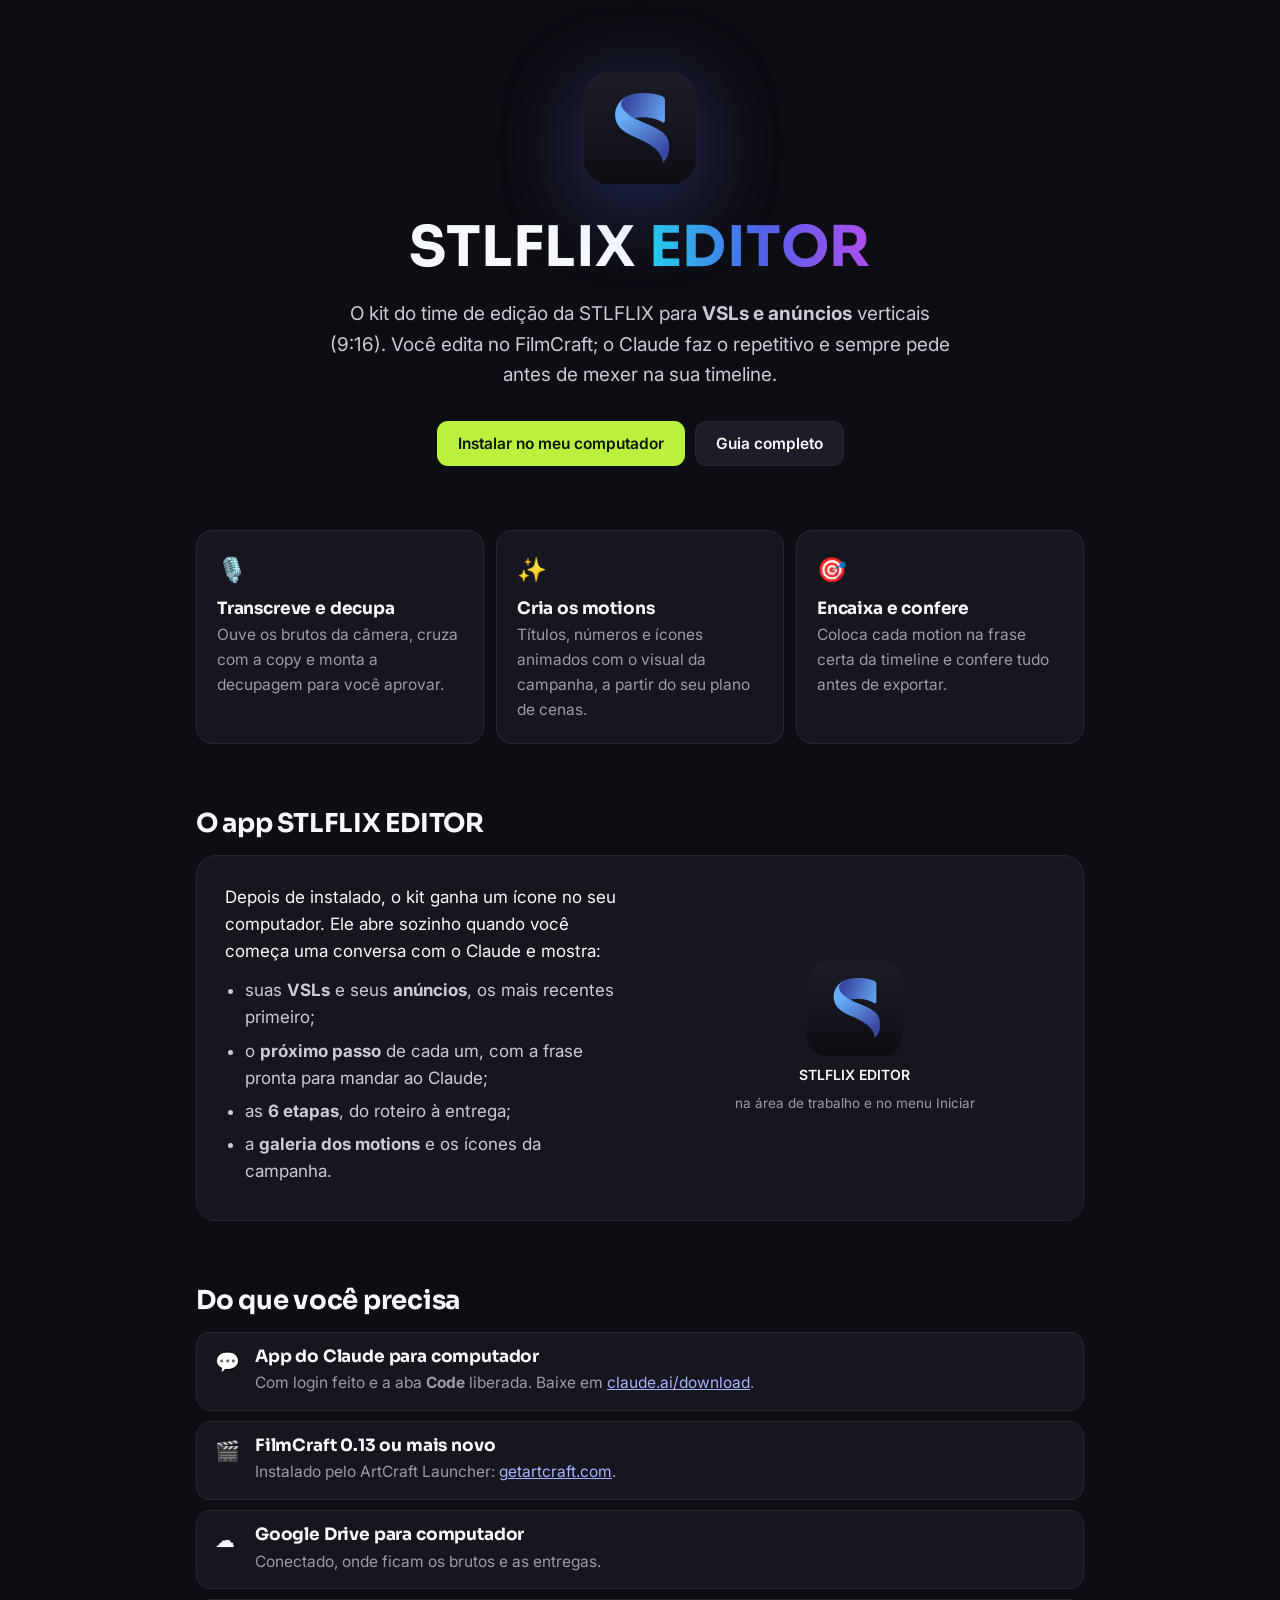
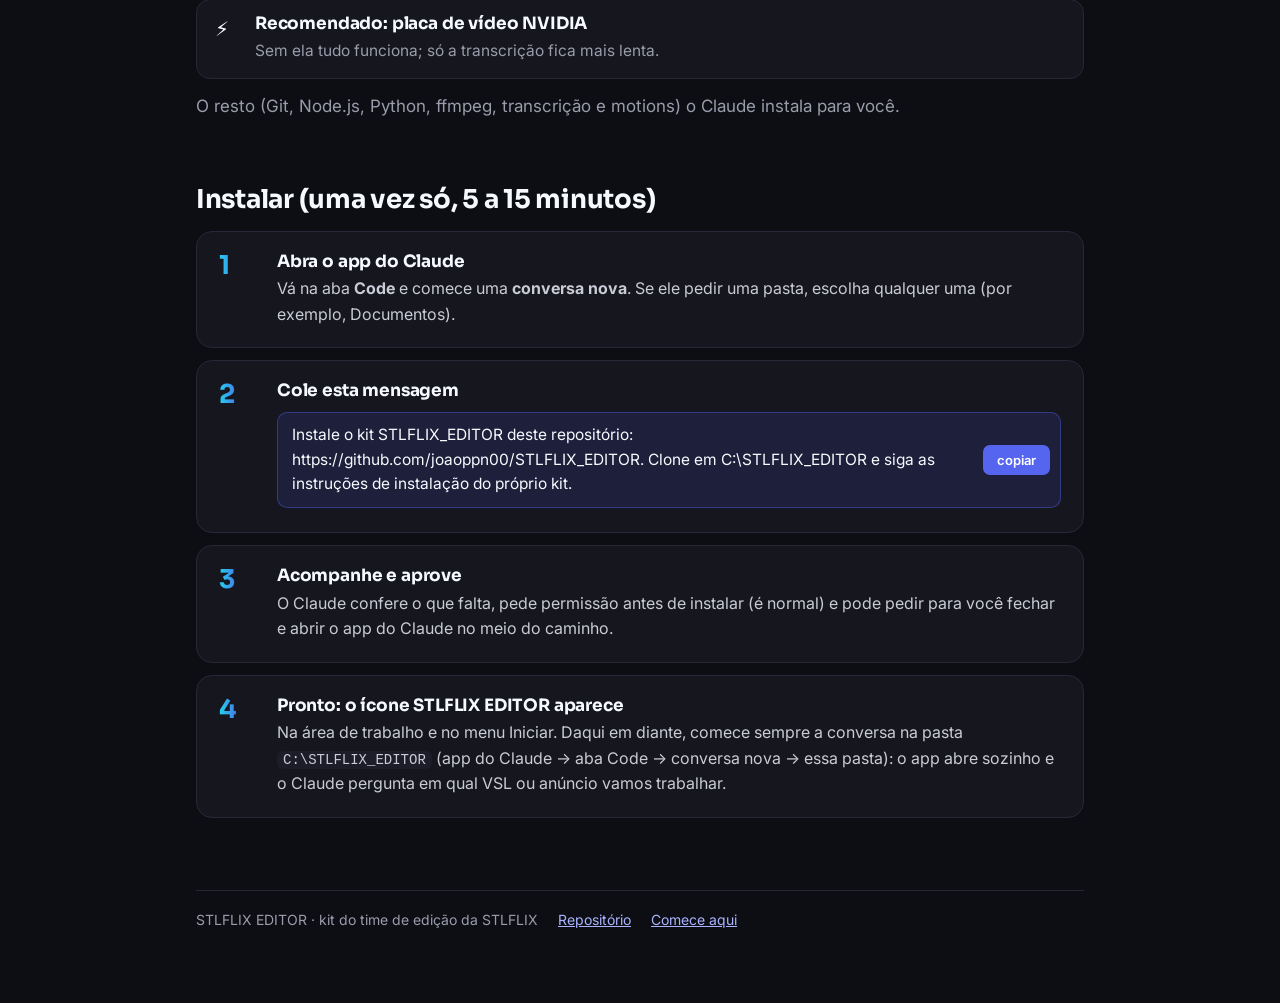
<file: docs/index.html>
<!doctype html>
<html lang="pt-BR">
<head>
<meta charset="utf-8">
<meta name="viewport" content="width=device-width, initial-scale=1">
<title>STLFLIX EDITOR</title>
<meta name="description" content="O kit do time de edição da STLFLIX: VSLs e anúncios 9:16 no FilmCraft, com o Claude fazendo o repetitivo.">
<link rel="icon" href="icone.svg" type="image/svg+xml">
<meta name="theme-color" content="#0d0e14">
<link rel="preconnect" href="https://fonts.googleapis.com">
<link rel="preconnect" href="https://fonts.gstatic.com" crossorigin>
<link href="https://fonts.googleapis.com/css2?family=Inter:wght@400;600&family=Sora:wght@700&display=swap" rel="stylesheet">
<style>
:root {
  --bg: #0d0e14; --surface: #15161e; --surface-2: #1c1d28; --line: #262838;
  --text: #f6fafe; --text-dim: #9a9cab; --accent: #5665f0; --accent-soft: rgba(86,101,240,.14); --accent-text: #aab3ff;
  --cta: #b8f23c; --ok: #3ddc84;
  --grad: linear-gradient(90deg, #22d3ee 0%, #4f63e8 50%, #b14cf0 100%);
}
* { box-sizing: border-box; }
html { background: var(--bg); }
body { margin: 0; background: var(--bg); color: var(--text); font: 17px/1.6 "Inter", system-ui, sans-serif; }
main { max-width: 920px; margin: 0 auto; padding: 0 16px 72px; }
h1, h2, h3 { font-family: "Sora", "Inter", sans-serif; font-weight: 700; margin: 0; letter-spacing: -.01em; line-height: 1.2; }
h2 { font-size: 26px; margin-bottom: 16px; }
h3 { font-size: 17px; margin-bottom: 4px; }
p { margin: 0 0 12px; }
a { color: var(--accent-text); }
code { font: 14px ui-monospace, Consolas, monospace; background: var(--surface-2); padding: 1px 6px; border-radius: 6px; overflow-wrap: anywhere; }
section { margin-top: 64px; }

.hero { padding: 72px 0 0; text-align: center; }
.hero img { width: 112px; height: 112px; filter: drop-shadow(0 18px 40px rgba(79,99,232,.35)); }
.hero h1 { font-size: clamp(34px, 7vw, 56px); margin-top: 22px; letter-spacing: .01em; }
.hero h1 span { background: var(--grad); -webkit-background-clip: text; background-clip: text; color: transparent; }
.hero .lead { font-size: 19px; color: #c9cbd6; max-width: 640px; margin: 18px auto 30px; }
.botoes { display: flex; gap: 10px; justify-content: center; flex-wrap: wrap; }
.btn { display: inline-flex; align-items: center; gap: 8px; border-radius: 11px; padding: 12px 20px; font: 600 15.5px "Inter", sans-serif;
  text-decoration: none; border: 1px solid var(--line); background: var(--surface-2); color: var(--text); }
.btn.cta { background: var(--cta); color: #10140a; border-color: transparent; }
.btn:hover { filter: brightness(1.08); }

.cards { display: grid; grid-template-columns: repeat(3, 1fr); gap: 12px; }
.card { background: var(--surface); border: 1px solid var(--line); border-radius: 16px; padding: 20px; }
.card .ico { font-size: 24px; margin-bottom: 10px; }
.card p { color: var(--text-dim); font-size: 15.5px; margin: 0; }

.lista { display: grid; gap: 10px; }
.req { display: grid; grid-template-columns: 28px 1fr; gap: 12px; background: var(--surface); border: 1px solid var(--line); border-radius: 14px; padding: 14px 18px; }
.req .ico { font-size: 20px; line-height: 1.5; }
.req p { margin: 0; color: var(--text-dim); font-size: 15.5px; }

.passos { counter-reset: p; display: grid; gap: 12px; }
.passo { background: var(--surface); border: 1px solid var(--line); border-radius: 16px; padding: 20px 22px; display: grid; grid-template-columns: 44px 1fr; gap: 0 14px; }
.passo::before { counter-increment: p; content: counter(p); font: 700 26px "Sora", sans-serif; background: var(--grad); -webkit-background-clip: text; background-clip: text; color: transparent; line-height: 1.1; }
.passo p { color: #c9cbd6; font-size: 16px; }
.passo p:last-child { margin: 0; }
.pedido { display: flex; align-items: center; gap: 10px; background: var(--accent-soft); border: 1px solid rgba(86,101,240,.4);
  border-radius: 10px; padding: 10px 10px 10px 14px; font-size: 15.5px; margin: 10px 0 4px; }
.pedido span { flex: 1; overflow-wrap: anywhere; }
.pedido button { flex: none; background: var(--accent); color: #fff; border: 0; border-radius: 7px; padding: 7px 14px; font: 600 13px "Inter", sans-serif; cursor: pointer; }
.pedido button.copiado { background: var(--ok); color: #06210f; }

.app { display: grid; grid-template-columns: 1fr 1fr; gap: 28px; align-items: center; background: var(--surface); border: 1px solid var(--line); border-radius: 20px; padding: 28px; }
.app ul { margin: 8px 0 0; padding-left: 20px; color: #c9cbd6; }
.app li { margin: 6px 0; }
.icone-grande { display: grid; justify-items: center; gap: 10px; }
.icone-grande img { width: 96px; height: 96px; }
.icone-grande b { font: 600 14px "Inter", sans-serif; }
.icone-grande small { color: var(--text-dim); font-size: 13.5px; text-align: center; }

footer { margin-top: 72px; padding-top: 18px; border-top: 1px solid var(--line); color: var(--text-dim); font-size: 14px; display: flex; gap: 8px 20px; flex-wrap: wrap; }

@media (max-width: 760px) {
  .cards, .app { grid-template-columns: 1fr; }
  .passo { grid-template-columns: 1fr; }
  .passo::before { margin-bottom: 6px; }
}
</style>
</head>
<body>
<main>
  <div class="hero">
    <img src="icone.svg" alt="">
    <h1>STLFLIX <span>EDITOR</span></h1>
    <p class="lead">O kit do time de edição da STLFLIX para <b>VSLs e anúncios</b> verticais (9:16). Você edita no FilmCraft; o Claude faz o repetitivo e sempre pede antes de mexer na sua timeline.</p>
    <div class="botoes">
      <a class="btn cta" href="#instalar">Instalar no meu computador</a>
      <a class="btn" href="https://github.com/joaoppn00/STLFLIX_EDITOR/blob/main/COMECE-AQUI.md">Guia completo</a>
    </div>
  </div>

  <section>
    <div class="cards">
      <div class="card"><div class="ico">🎙️</div><h3>Transcreve e decupa</h3><p>Ouve os brutos da câmera, cruza com a copy e monta a decupagem para você aprovar.</p></div>
      <div class="card"><div class="ico">✨</div><h3>Cria os motions</h3><p>Títulos, números e ícones animados com o visual da campanha, a partir do seu plano de cenas.</p></div>
      <div class="card"><div class="ico">🎯</div><h3>Encaixa e confere</h3><p>Coloca cada motion na frase certa da timeline e confere tudo antes de exportar.</p></div>
    </div>
  </section>

  <section>
    <h2>O app STLFLIX EDITOR</h2>
    <div class="app">
      <div>
        <p>Depois de instalado, o kit ganha um ícone no seu computador. Ele abre sozinho quando você começa uma conversa com o Claude e mostra:</p>
        <ul>
          <li>suas <b>VSLs</b> e seus <b>anúncios</b>, os mais recentes primeiro;</li>
          <li>o <b>próximo passo</b> de cada um, com a frase pronta para mandar ao Claude;</li>
          <li>as <b>6 etapas</b>, do roteiro à entrega;</li>
          <li>a <b>galeria dos motions</b> e os ícones da campanha.</li>
        </ul>
      </div>
      <div class="icone-grande"><img src="icone-192.png" alt="Ícone do app STLFLIX EDITOR"><b>STLFLIX EDITOR</b><small>na área de trabalho e no menu Iniciar</small></div>
    </div>
  </section>

  <section>
    <h2>Do que você precisa</h2>
    <div class="lista">
      <div class="req"><div class="ico">💬</div><div><h3>App do Claude para computador</h3><p>Com login feito e a aba <b>Code</b> liberada. Baixe em <a href="https://claude.ai/download" target="_blank" rel="noopener">claude.ai/download</a>.</p></div></div>
      <div class="req"><div class="ico">🎬</div><div><h3>FilmCraft 0.13 ou mais novo</h3><p>Instalado pelo ArtCraft Launcher: <a href="https://getartcraft.com" target="_blank" rel="noopener">getartcraft.com</a>.</p></div></div>
      <div class="req"><div class="ico">☁️</div><div><h3>Google Drive para computador</h3><p>Conectado, onde ficam os brutos e as entregas.</p></div></div>
      <div class="req"><div class="ico">⚡</div><div><h3>Recomendado: placa de vídeo NVIDIA</h3><p>Sem ela tudo funciona; só a transcrição fica mais lenta.</p></div></div>
    </div>
    <p style="color:var(--text-dim);margin-top:14px">O resto (Git, Node.js, Python, ffmpeg, transcrição e motions) o Claude instala para você.</p>
  </section>

  <section id="instalar">
    <h2>Instalar (uma vez só, 5 a 15 minutos)</h2>
    <div class="passos">
      <div class="passo"><div>
        <h3>Abra o app do Claude</h3>
        <p>Vá na aba <b>Code</b> e comece uma <b>conversa nova</b>. Se ele pedir uma pasta, escolha qualquer uma (por exemplo, Documentos).</p>
      </div></div>
      <div class="passo"><div>
        <h3>Cole esta mensagem</h3>
        <div class="pedido"><span id="msg">Instale o kit STLFLIX_EDITOR deste repositório: https://github.com/joaoppn00/STLFLIX_EDITOR. Clone em C:\STLFLIX_EDITOR e siga as instruções de instalação do próprio kit.</span><button>copiar</button></div>
      </div></div>
      <div class="passo"><div>
        <h3>Acompanhe e aprove</h3>
        <p>O Claude confere o que falta, pede permissão antes de instalar (é normal) e pode pedir para você fechar e abrir o app do Claude no meio do caminho.</p>
      </div></div>
      <div class="passo"><div>
        <h3>Pronto: o ícone STLFLIX EDITOR aparece</h3>
        <p>Na área de trabalho e no menu Iniciar. Daqui em diante, comece sempre a conversa na pasta <code>C:\STLFLIX_EDITOR</code> (app do Claude → aba Code → conversa nova → essa pasta): o app abre sozinho e o Claude pergunta em qual VSL ou anúncio vamos trabalhar.</p>
      </div></div>
    </div>
  </section>

  <footer>
    <span>STLFLIX EDITOR · kit do time de edição da STLFLIX</span>
    <a href="https://github.com/joaoppn00/STLFLIX_EDITOR">Repositório</a>
    <a href="https://github.com/joaoppn00/STLFLIX_EDITOR/blob/main/COMECE-AQUI.md">Comece aqui</a>
  </footer>
</main>
<script>
document.addEventListener("click", function (e) {
  var b = e.target.closest(".pedido button");
  if (!b) return;
  var feito = function () { b.textContent = "copiado"; b.classList.add("copiado"); setTimeout(function () { b.textContent = "copiar"; b.classList.remove("copiado"); }, 1500); };
  var t = b.previousElementSibling.textContent;
  if (navigator.clipboard && navigator.clipboard.writeText) navigator.clipboard.writeText(t).then(feito, feito); else feito();
});
</script>
</body>
</html>
</file>
